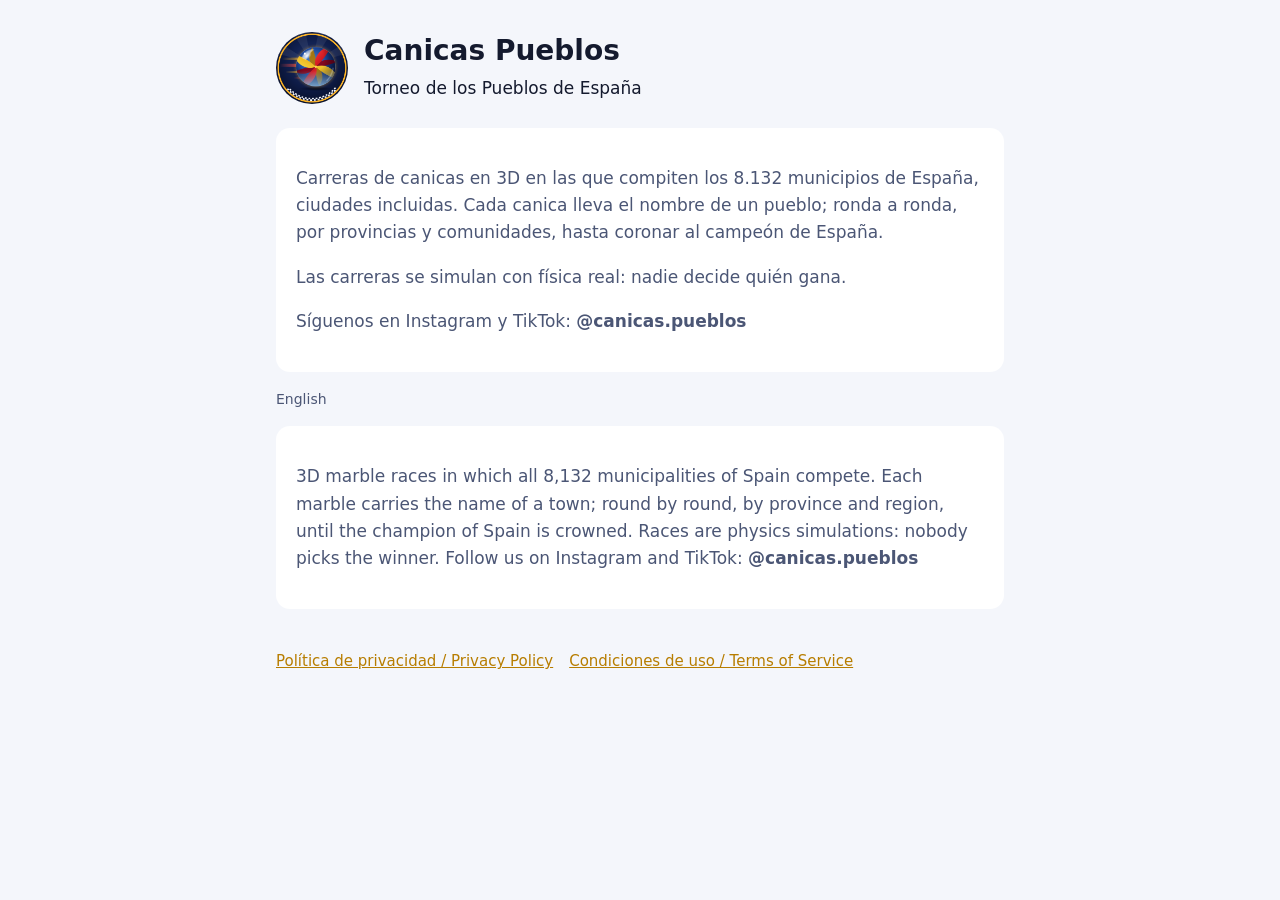
<file: index.html>
<!doctype html>
<html lang="es">
<head>
<meta charset="utf-8"><meta name="viewport" content="width=device-width,initial-scale=1">
<title>Canicas Pueblos</title>
<meta name="description" content="Torneo de los Pueblos de España: carreras de canicas 3D entre los 8.132 municipios de España.">
<link rel="icon" href="logo.png"><link rel="stylesheet" href="estilo.css">
</head>
<body><main>
<header><img src="logo.png" alt="Logo de Canicas Pueblos"><h1>Canicas Pueblos<br><small style="font-size:17px;font-weight:500">Torneo de los Pueblos de España</small></h1></header>
<div class="card">
<p>Carreras de canicas en 3D en las que compiten los 8.132 municipios de España, ciudades incluidas. Cada canica lleva el nombre de un pueblo; ronda a ronda, por provincias y comunidades, hasta coronar al campeón de España.</p>
<p>Las carreras se simulan con física real: nadie decide quién gana.</p>
<p>Síguenos en Instagram y TikTok: <strong>@canicas.pueblos</strong></p>
</div>
<p class="lang">English</p>
<div class="card">
<p>3D marble races in which all 8,132 municipalities of Spain compete. Each marble carries the name of a town; round by round, by province and region, until the champion of Spain is crowned. Races are physics simulations: nobody picks the winner. Follow us on Instagram and TikTok: <strong>@canicas.pueblos</strong></p>
</div>
<nav><a href="privacidad.html">Política de privacidad / Privacy Policy</a><a href="condiciones.html">Condiciones de uso / Terms of Service</a></nav>
</main></body></html>
</file>
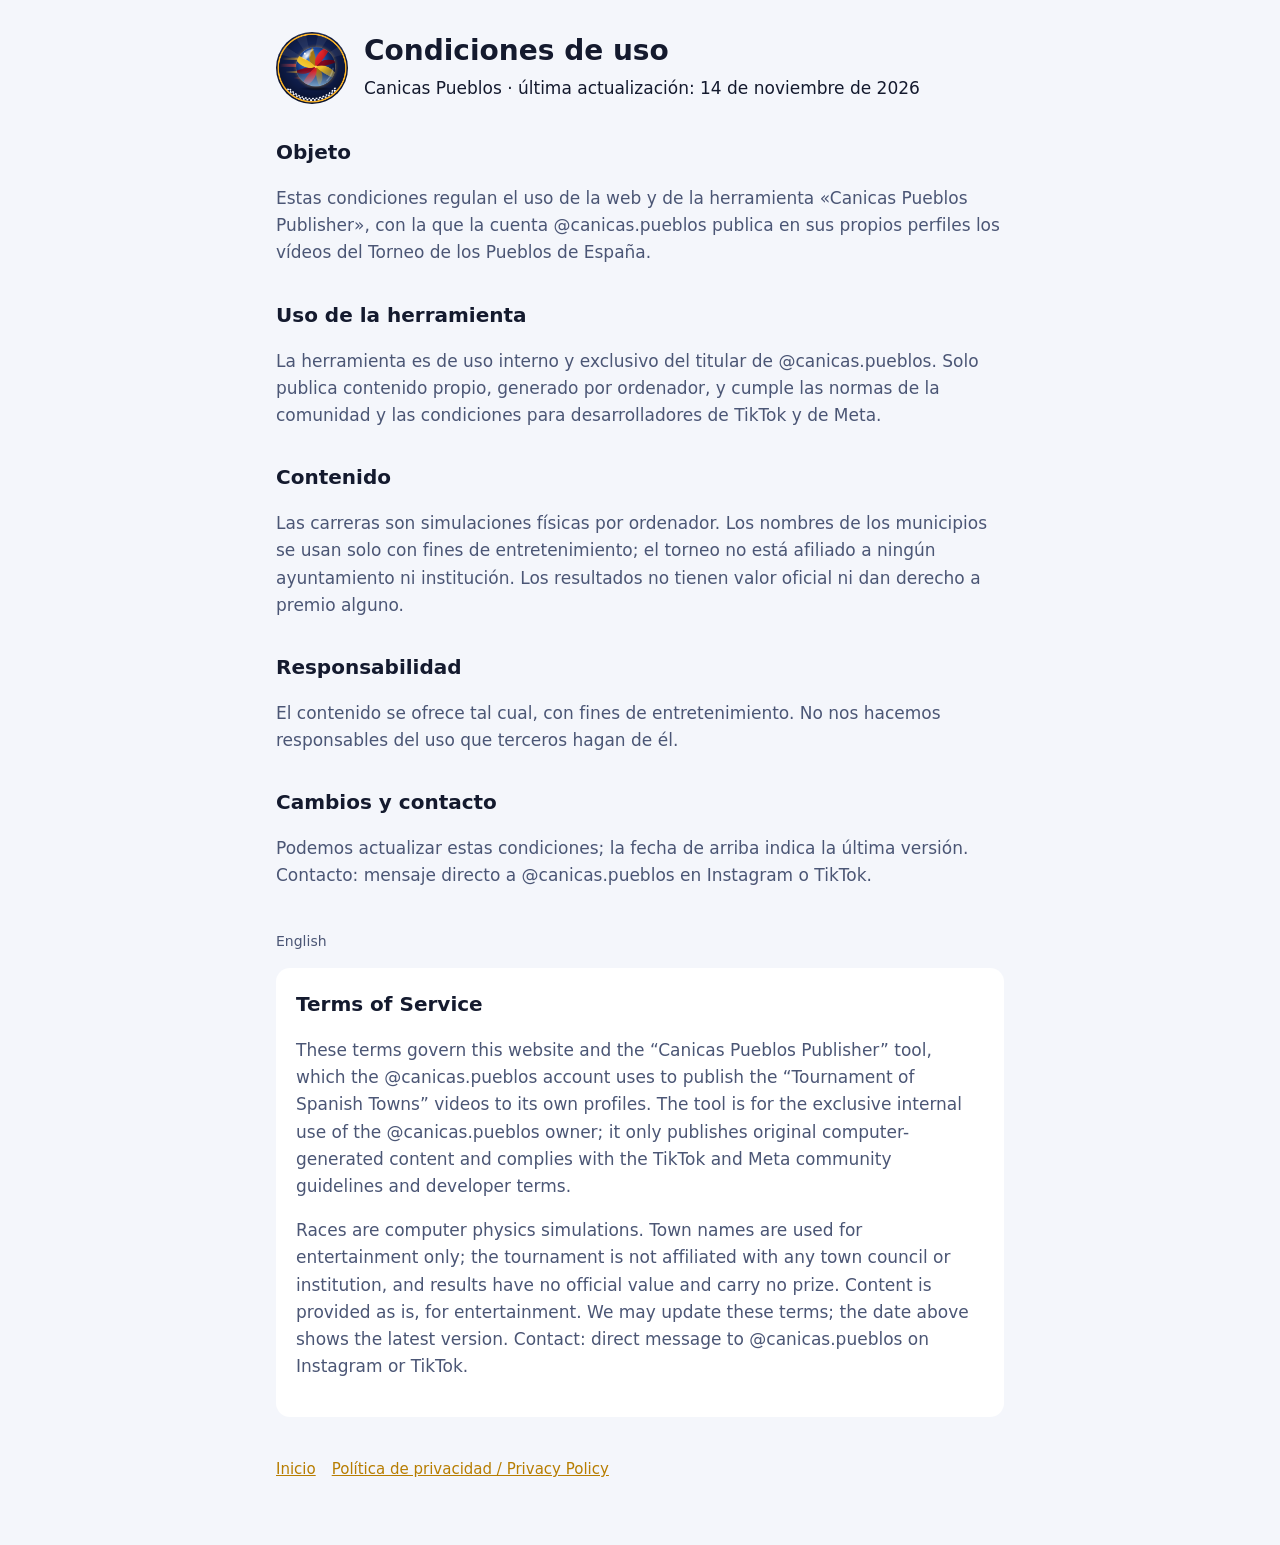
<file: condiciones.html>
<!doctype html>
<html lang="es">
<head>
<meta charset="utf-8"><meta name="viewport" content="width=device-width,initial-scale=1">
<title>Condiciones de uso</title>
<link rel="icon" href="logo.png"><link rel="stylesheet" href="estilo.css">
</head>
<body><main>
<header><img src="logo.png" alt=""><h1>Condiciones de uso<br><small style="font-size:17px;font-weight:500">Canicas Pueblos · última actualización: 14 de noviembre de 2026</small></h1></header>

<h2>Objeto</h2>
<p>Estas condiciones regulan el uso de la web y de la herramienta «Canicas Pueblos Publisher», con la que la cuenta @canicas.pueblos publica en sus propios perfiles los vídeos del Torneo de los Pueblos de España.</p>

<h2>Uso de la herramienta</h2>
<p>La herramienta es de uso interno y exclusivo del titular de @canicas.pueblos. Solo publica contenido propio, generado por ordenador, y cumple las normas de la comunidad y las condiciones para desarrolladores de TikTok y de Meta.</p>

<h2>Contenido</h2>
<p>Las carreras son simulaciones físicas por ordenador. Los nombres de los municipios se usan solo con fines de entretenimiento; el torneo no está afiliado a ningún ayuntamiento ni institución. Los resultados no tienen valor oficial ni dan derecho a premio alguno.</p>

<h2>Responsabilidad</h2>
<p>El contenido se ofrece tal cual, con fines de entretenimiento. No nos hacemos responsables del uso que terceros hagan de él.</p>

<h2>Cambios y contacto</h2>
<p>Podemos actualizar estas condiciones; la fecha de arriba indica la última versión. Contacto: mensaje directo a @canicas.pueblos en Instagram o TikTok.</p>

<p class="lang" style="margin-top:40px">English</p>
<div class="card">
<h2 style="margin-top:0">Terms of Service</h2>
<p>These terms govern this website and the “Canicas Pueblos Publisher” tool, which the @canicas.pueblos account uses to publish the “Tournament of Spanish Towns” videos to its own profiles. The tool is for the exclusive internal use of the @canicas.pueblos owner; it only publishes original computer-generated content and complies with the TikTok and Meta community guidelines and developer terms.</p>
<p>Races are computer physics simulations. Town names are used for entertainment only; the tournament is not affiliated with any town council or institution, and results have no official value and carry no prize. Content is provided as is, for entertainment. We may update these terms; the date above shows the latest version. Contact: direct message to @canicas.pueblos on Instagram or TikTok.</p>
</div>
<nav><a href="index.html">Inicio</a><a href="privacidad.html">Política de privacidad / Privacy Policy</a></nav>
</main></body></html>
</file>
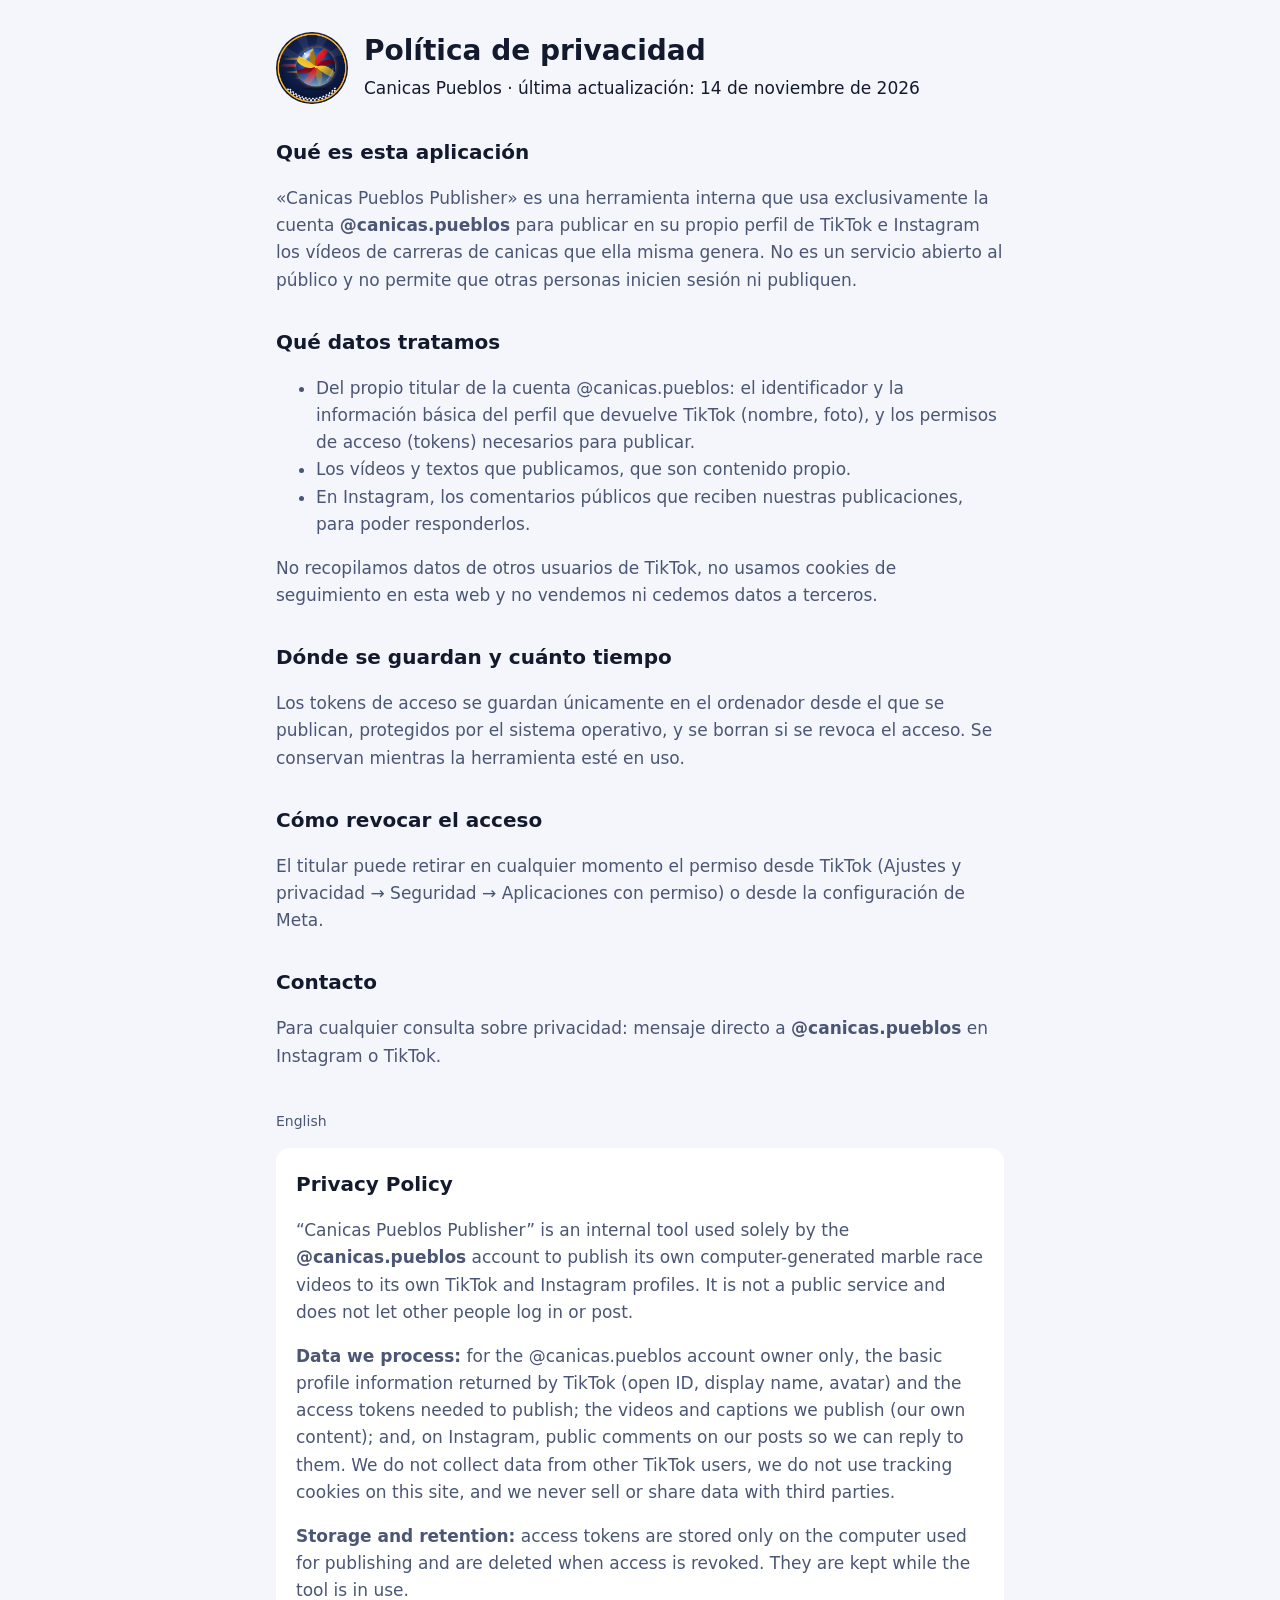
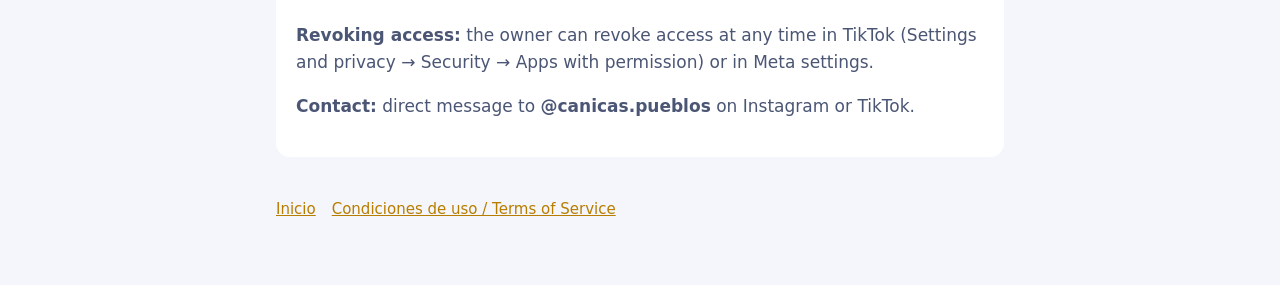
<file: privacidad.html>
<!doctype html>
<html lang="es">
<head>
<meta charset="utf-8"><meta name="viewport" content="width=device-width,initial-scale=1">
<title>Política de privacidad</title>
<link rel="icon" href="logo.png"><link rel="stylesheet" href="estilo.css">
</head>
<body><main>
<header><img src="logo.png" alt=""><h1>Política de privacidad<br><small style="font-size:17px;font-weight:500">Canicas Pueblos · última actualización: 14 de noviembre de 2026</small></h1></header>

<h2>Qué es esta aplicación</h2>
<p>«Canicas Pueblos Publisher» es una herramienta interna que usa exclusivamente la cuenta <strong>@canicas.pueblos</strong> para publicar en su propio perfil de TikTok e Instagram los vídeos de carreras de canicas que ella misma genera. No es un servicio abierto al público y no permite que otras personas inicien sesión ni publiquen.</p>

<h2>Qué datos tratamos</h2>
<ul>
<li>Del propio titular de la cuenta @canicas.pueblos: el identificador y la información básica del perfil que devuelve TikTok (nombre, foto), y los permisos de acceso (tokens) necesarios para publicar.</li>
<li>Los vídeos y textos que publicamos, que son contenido propio.</li>
<li>En Instagram, los comentarios públicos que reciben nuestras publicaciones, para poder responderlos.</li>
</ul>
<p>No recopilamos datos de otros usuarios de TikTok, no usamos cookies de seguimiento en esta web y no vendemos ni cedemos datos a terceros.</p>

<h2>Dónde se guardan y cuánto tiempo</h2>
<p>Los tokens de acceso se guardan únicamente en el ordenador desde el que se publican, protegidos por el sistema operativo, y se borran si se revoca el acceso. Se conservan mientras la herramienta esté en uso.</p>

<h2>Cómo revocar el acceso</h2>
<p>El titular puede retirar en cualquier momento el permiso desde TikTok (Ajustes y privacidad → Seguridad → Aplicaciones con permiso) o desde la configuración de Meta.</p>

<h2>Contacto</h2>
<p>Para cualquier consulta sobre privacidad: mensaje directo a <strong>@canicas.pueblos</strong> en Instagram o TikTok.</p>

<p class="lang" style="margin-top:40px">English</p>
<div class="card">
<h2 style="margin-top:0">Privacy Policy</h2>
<p>“Canicas Pueblos Publisher” is an internal tool used solely by the <strong>@canicas.pueblos</strong> account to publish its own computer-generated marble race videos to its own TikTok and Instagram profiles. It is not a public service and does not let other people log in or post.</p>
<p><strong>Data we process:</strong> for the @canicas.pueblos account owner only, the basic profile information returned by TikTok (open ID, display name, avatar) and the access tokens needed to publish; the videos and captions we publish (our own content); and, on Instagram, public comments on our posts so we can reply to them. We do not collect data from other TikTok users, we do not use tracking cookies on this site, and we never sell or share data with third parties.</p>
<p><strong>Storage and retention:</strong> access tokens are stored only on the computer used for publishing and are deleted when access is revoked. They are kept while the tool is in use.</p>
<p><strong>Revoking access:</strong> the owner can revoke access at any time in TikTok (Settings and privacy → Security → Apps with permission) or in Meta settings.</p>
<p><strong>Contact:</strong> direct message to <strong>@canicas.pueblos</strong> on Instagram or TikTok.</p>
</div>
<nav><a href="index.html">Inicio</a><a href="condiciones.html">Condiciones de uso / Terms of Service</a></nav>
</main></body></html>
</file>
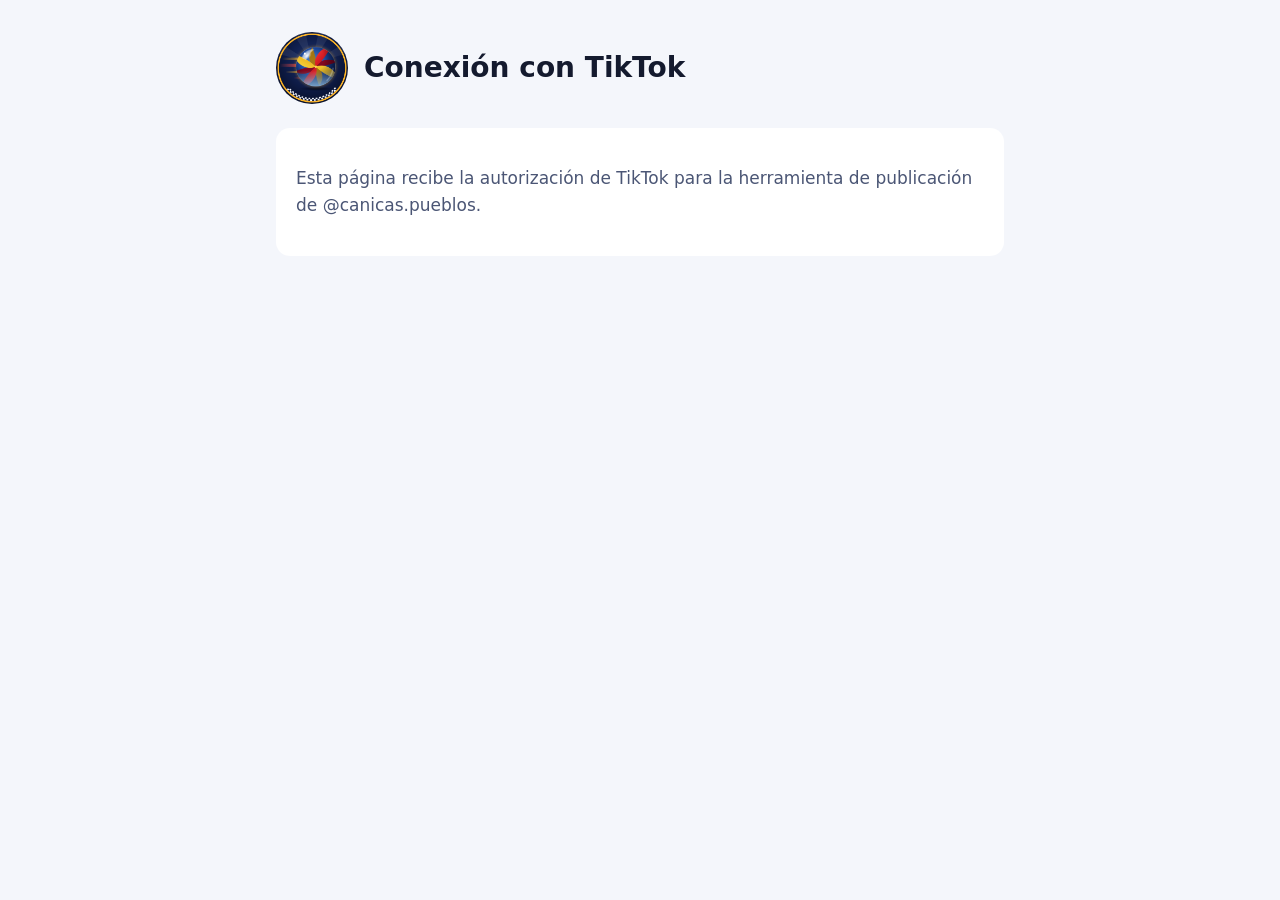
<file: tiktok/callback.html>
<!doctype html>
<html lang="es">
<head>
<meta charset="utf-8"><meta name="viewport" content="width=device-width,initial-scale=1">
<meta name="robots" content="noindex">
<title>Conexión con TikTok</title>
<link rel="icon" href="../logo.png"><link rel="stylesheet" href="../estilo.css">
</head>
<body><main>
<header><img src="../logo.png" alt=""><h1>Conexión con TikTok</h1></header>
<div class="card" id="out"><p>Cargando…</p></div>
<script>
  // TikTok vuelve aquí tras autorizar. El código solo se muestra en pantalla para copiarlo en la herramienta local;
  // esta página no envía nada a ningún sitio.
  const q = new URLSearchParams(location.search), out = document.getElementById('out');
  const code = q.get('code'), err = q.get('error');
  if (code) {
    out.innerHTML = '<p>¡Autorizado! Copia este código y pégalo en la herramienta (caduca en unos minutos):</p><p><code id="c"></code></p><button id="b">Copiar</button>';
    document.getElementById('c').textContent = code;
    document.getElementById('b').onclick = () => navigator.clipboard.writeText(code).then(() => { document.getElementById('b').textContent = 'Copiado ✓'; });
  } else if (err) {
    out.innerHTML = '<p>TikTok no ha dado acceso: <code id="e"></code></p>';
    document.getElementById('e').textContent = err + ' ' + (q.get('error_description') || '');
  } else out.innerHTML = '<p>Esta página recibe la autorización de TikTok para la herramienta de publicación de @canicas.pueblos.</p>';
</script>
</main></body></html>
</file>
<file: estilo.css>
:root{--bg:#0d1630;--card:#16213f;--txt:#eef1f8;--mut:#b7c2dc;--acc:#f2b630}
@media (prefers-color-scheme: light){:root:not([data-theme="dark"]){--bg:#f4f6fb;--card:#fff;--txt:#141a2e;--mut:#4b5675;--acc:#b77d00}}
*{box-sizing:border-box}
body{margin:0;background:var(--bg);color:var(--txt);font:17px/1.6 system-ui,-apple-system,"Segoe UI",Roboto,sans-serif}
main{max-width:760px;margin:0 auto;padding:32px 16px 64px}
header{display:flex;align-items:center;gap:16px;margin-bottom:24px}
header img{width:72px;height:72px;border-radius:50%}
h1{font-size:28px;line-height:1.2;margin:0}
h2{font-size:20px;margin:32px 0 8px}
p,li{color:var(--mut)}
a{color:var(--acc)}
.card{background:var(--card);border-radius:14px;padding:20px;margin:16px 0}
nav{display:flex;flex-wrap:wrap;gap:16px;margin-top:40px;font-size:15px}
code{background:var(--card);padding:2px 6px;border-radius:6px;word-break:break-all}
.lang{font-size:14px;color:var(--mut);margin-bottom:8px}
</file>
